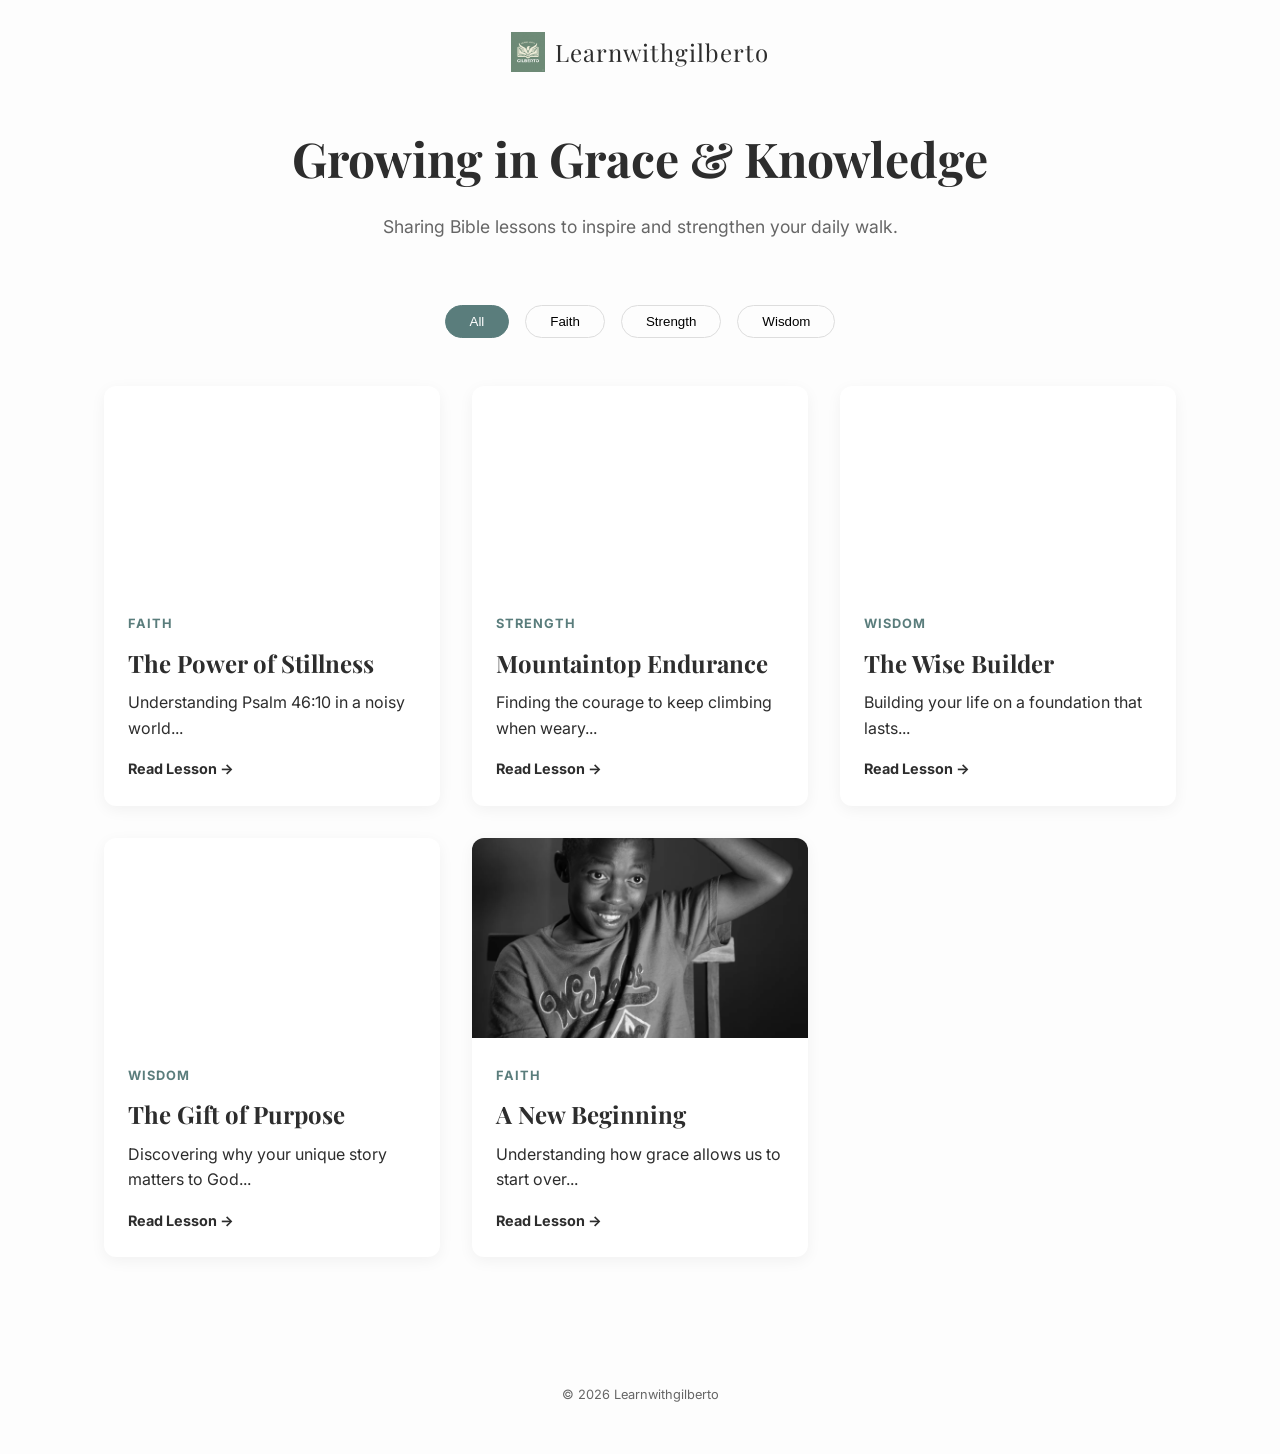
<file: index.html>
<!DOCTYPE html>
<html lang="en">
<head>
    <meta charset="UTF-8">
    <meta name="viewport" content="width=device-width, initial-scale=1.0">
    <title>Learnwithgilberto | Bible Lessons</title>
    
    <link rel="icon" type="image/png" href="favicon.png">
    
    <link href="https://fonts.googleapis.com/css2?family=Playfair+Display:wght@700&family=Inter:wght@300;400&display=swap" rel="stylesheet">
    <link rel="stylesheet" href="style.css">
</head>
<body>

    <header>
        <nav>
            <div class="logo">
                <img src="favicon.png" alt="Learnwithgilberto Logo" style="height: 40px; vertical-align: middle; margin-right: 10px;">
                Learnwithgilberto
            </div>
        </nav>
        <div class="hero">
            <h1>Growing in Grace & Knowledge</h1>
            <p>Sharing Bible lessons to inspire and strengthen your daily walk.</p>
        </div>
    </header>

    <main>
        <section class="filters">
            <button class="filter-btn active">All</button>
            <button class="filter-btn">Faith</button>
            <button class="filter-btn">Strength</button>
            <button class="filter-btn">Wisdom</button>
        </section>

        <section class="lesson-grid" id="lessonGrid"></section> 
    </main>

    <footer>
        <p>&copy; 2026 Learnwithgilberto</p>
    </footer>

    <script src="js/main.js"></script>
</body>
</html>
</file>
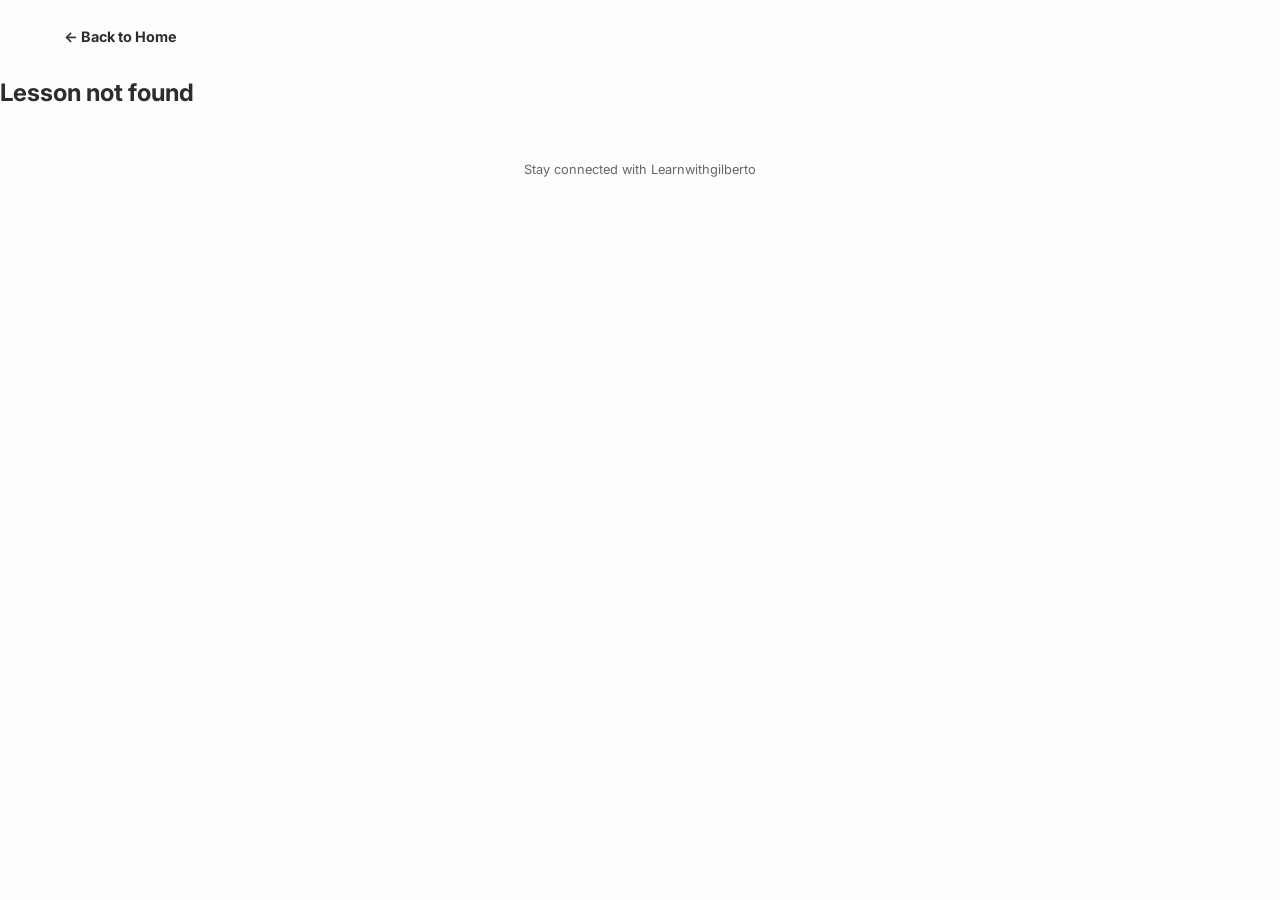
<file: lesson-template.html>
<!DOCTYPE html>
<html lang="en">
<head>
    <meta charset="UTF-8">
    <meta name="viewport" content="width=device-width, initial-scale=1.0">
    <title>Lesson Details | Learnwithgilberto</title>
    
    <link rel="icon" type="image/png" href="favicon.png">
    
    <link href="https://fonts.googleapis.com/css2?family=Playfair+Display:wght@700&family=Inter:wght@300;400&display=swap" rel="stylesheet">
    <link rel="stylesheet" href="style.css">
</head>
<body>

    <header class="lesson-header">
        <a href="index.html" class="back-btn">← Back to Home</a>
    </header>

    <article class="single-lesson" id="lessonContainer">
        <!-- This content will be filled automatically by JavaScript -->
        <div class="loading">Loading lesson...</div>
    </article>

    <footer>
        <p>Stay connected with Learnwithgilberto</p>
    </footer>

    <script>
        document.addEventListener('DOMContentLoaded', () => {
            // 1. Get the ID of the lesson from the URL
            const urlParams = new URLSearchParams(window.location.search);
            const lessonId = parseInt(urlParams.get('id'));

            // 2. Fetch the Master List
            fetch('./lessons.json')
                .then(response => response.json())
                .then(lessons => {
                    // 3. Find the specific lesson that matches the ID
                    const lesson = lessons.find(l => l.id === lessonId);

                    if (lesson) {
                        renderLesson(lesson);
                    } else {
                        document.getElementById('lessonContainer').innerHTML = "<h1>Lesson not found</h1>";
                    }
                });

            function renderLesson(data) {
                const container = document.getElementById('lessonContainer');
                container.innerHTML = `
                    <div class="lesson-hero" style="background-image: linear-gradient(rgba(0,0,0,0.3), rgba(0,0,0,0.3)), url('${data.image}');">
                        <div class="hero-text">
                            <span class="category-tag">${data.category}</span>
                            <h1>${data.title}</h1>
                        </div>
                    </div>

                    <div class="lesson-body">
                        <section class="scripture-box">
                            <blockquote>
                                "${data.scripture}"
                            </blockquote>
                        </section>

                        <div class="content-text">
                            ${data.content}
                        </div>
                    </div>
                `;
            }
        });
    </script>
</body>
</html>
</file>
<file: style.css>
/* Variables for consistency */
:root {
    --bg-color: #FDFDFD;
    --text-main: #2D2D2D;
    --text-muted: #666666;
    --accent: #5A7D7C; /* Soft Sage Green */
    --card-bg: #FFFFFF;
}

* {
    margin: 0;
    padding: 0;
    box-sizing: border-box;
}

body {
    font-family: 'Inter', sans-serif;
    background-color: var(--bg-color);
    color: var(--text-main);
    line-height: 1.6;
}

/* Header & Hero */
header {
    padding: 2rem 5% 4rem;
    text-align: center;
}

.logo {
    font-family: 'Playfair Display', serif;
    font-size: 1.5rem;
    letter-spacing: 1px;
    margin-bottom: 3rem;
}

.hero h1 {
    font-family: 'Playfair Display', serif;
    font-size: 3rem;
    margin-bottom: 1rem;
}

.hero p {
    color: var(--text-muted);
    font-size: 1.1rem;
    max-width: 600px;
    margin: 0 auto;
}

/* Filters */
.filters {
    display: flex;
    justify-content: center;
    gap: 1rem;
    margin-bottom: 3rem;
}

.filter-btn {
    padding: 0.5rem 1.5rem;
    border: 1px solid #DDD;
    background: none;
    border-radius: 20px;
    cursor: pointer;
    transition: 0.3s;
}

.filter-btn.active, .filter-btn:hover {
    background-color: var(--accent);
    color: white;
    border-color: var(--accent);
}

/* Lesson Grid */
.lesson-grid {
    display: grid;
    grid-template-columns: repeat(auto-fit, minmax(300px, 1fr));
    gap: 2rem;
    padding: 0 5%;
    max-width: 1200px;
    margin: 0 auto 5rem;
}

.lesson-card {
    background: var(--card-bg);
    border-radius: 12px;
    overflow: hidden;
    box-shadow: 0 4px 15px rgba(0,0,0,0.05);
    transition: transform 0.3s ease;
}

.lesson-card:hover {
    transform: translateY(-5px);
}

.card-image {
    height: 200px;
    background-size: cover;
    background-position: center;
}

.card-content {
    padding: 1.5rem;
}

.category {
    font-size: 0.8rem;
    text-transform: uppercase;
    letter-spacing: 1px;
    color: var(--accent);
    font-weight: bold;
}

.card-content h2 {
    font-family: 'Playfair Display', serif;
    margin: 0.5rem 0;
}

.read-more {
    display: inline-block;
    margin-top: 1rem;
    text-decoration: none;
    color: var(--text-main);
    font-weight: bold;
    font-size: 0.9rem;
}

footer {
    text-align: center;
    padding: 3rem;
    color: var(--text-muted);
    font-size: 0.8rem;
}


@keyframes fadeIn {
    from { opacity: 0; transform: translateY(10px); }
    to { opacity: 1; transform: translateY(0); }
}

/* Ensure the cards have a smooth transition */
.lesson-card {
    display: block; /* Default state */
    transition: all 0.3s ease;
}

/* Lesson Page Specifics */
.lesson-header {
    padding: 1.5rem 5%;
    text-align: left;
}

.back-btn {
    text-decoration: none;
    color: var(--text-main);
    font-size: 0.9rem;
    font-weight: bold;
}

.lesson-hero {
    height: 60vh;
    background-size: cover;
    background-position: center;
    display: flex;
    align-items: center;
    justify-content: center;
    text-align: center;
    color: white;
}

.hero-text h1 {
    font-family: 'Playfair Display', serif;
    font-size: 3.5rem;
}

.category-tag {
    background: var(--accent);
    padding: 0.3rem 1rem;
    border-radius: 20px;
    font-size: 0.8rem;
    text-transform: uppercase;
}

.lesson-body {
    max-width: 800px;
    margin: -50px auto 5rem;
    background: white;
    padding: 3rem;
    border-radius: 15px;
    box-shadow: 0 10px 30px rgba(0,0,0,0.1);
    position: relative;
}

.scripture-box {
    border-left: 4px solid var(--accent);
    padding-left: 1.5rem;
    margin-bottom: 2rem;
    font-style: italic;
    color: var(--text-muted);
}

.scripture-box span {
    display: block;
    margin-top: 10px;
    font-weight: bold;
    color: var(--text-main);
}

.content-text p {
    margin-bottom: 1.5rem;
    font-size: 1.15rem;
    color: #444;
}

.content-text h3 {
    font-family: 'Playfair Display', serif;
    margin: 2rem 0 1rem;
}


.logo {
    display: flex;
    align-items: center;
    justify-content: center;
    font-family: 'Playfair Display', serif;
    font-size: 1.5rem;
    letter-spacing: 1px;
    margin-bottom: 3rem;
}
</file>
